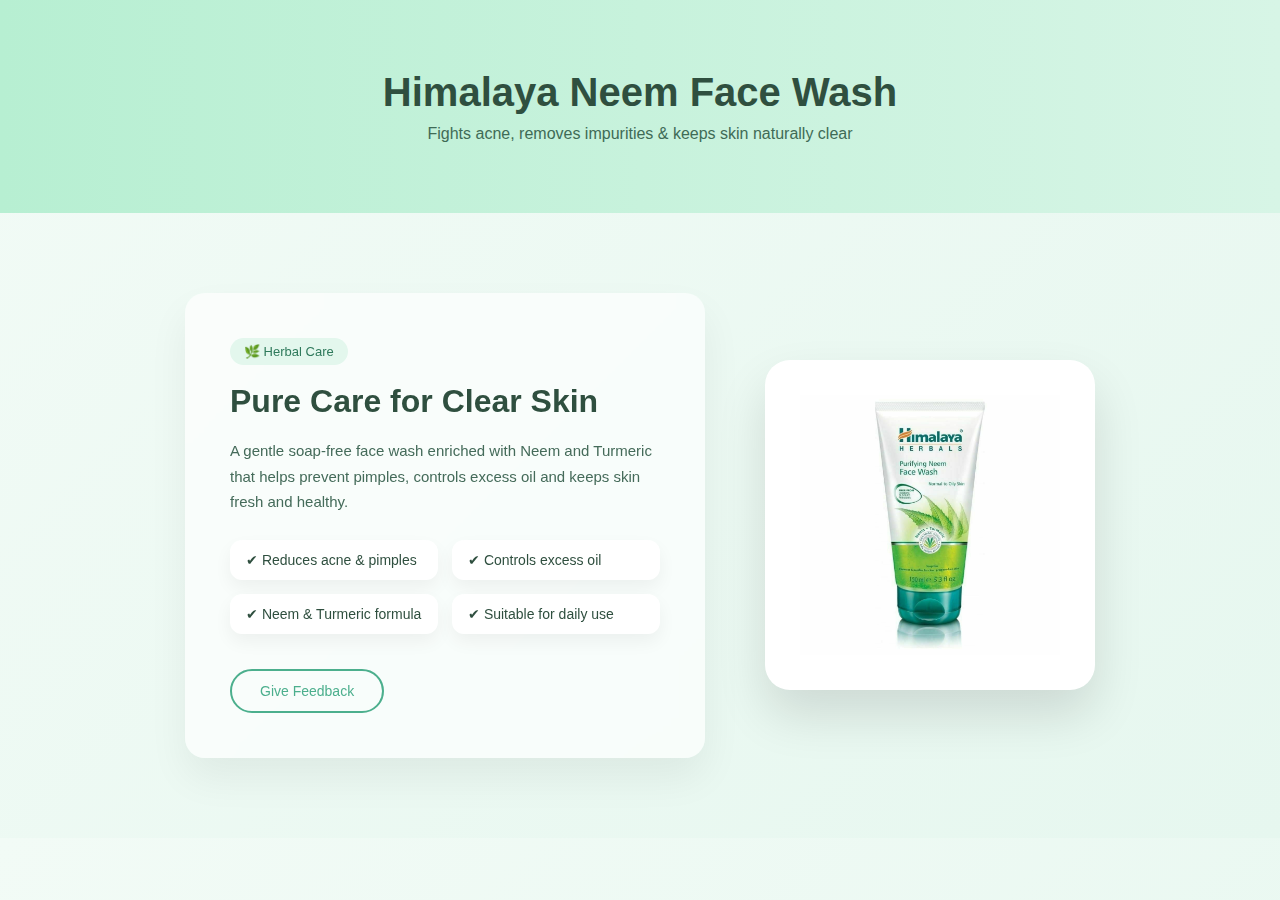
<file: index.html>
<!DOCTYPE html>
<html lang="en">
<head>
    <meta charset="UTF-8">
    <title>Himalaya Neem Face Wash</title>
    <link rel="stylesheet" href="style.css">
</head>
<body>

    <!-- HERO -->
    <header class="hero">
        <h1>Himalaya Neem Face Wash</h1>
        <p>Fights acne, removes impurities & keeps skin naturally clear</p>
    </header>

    <!-- MAIN SECTION -->
    <section class="product-section">

        <!-- LEFT CONTENT -->
        <div class="content-card">
            <span class="tag">🌿 Herbal Care</span>

            <h2>Pure Care for Clear Skin</h2>

            <p class="description">
                A gentle soap-free face wash enriched with Neem and Turmeric
                that helps prevent pimples, controls excess oil and keeps
                skin fresh and healthy.
            </p>

            <div class="points">
                <div class="point">✔ Reduces acne & pimples</div>

                <div class="point">✔ Controls excess oil</div>

                <div class="point">✔ Neem & Turmeric formula</div>
                
                <div class="point">✔ Suitable for daily use</div>
            </div>

            <div class="actions">
                
                <a href="feedback.html" class="btn secondary">Give Feedback</a>
        
            </div>
        </div>

        <!-- RIGHT IMAGE -->
        <div class="image-card">
            <img src="facewash.jpg" alt="Himalaya Neem Face Wash">
        </div>

    </section>

</body>
</html>
</file>
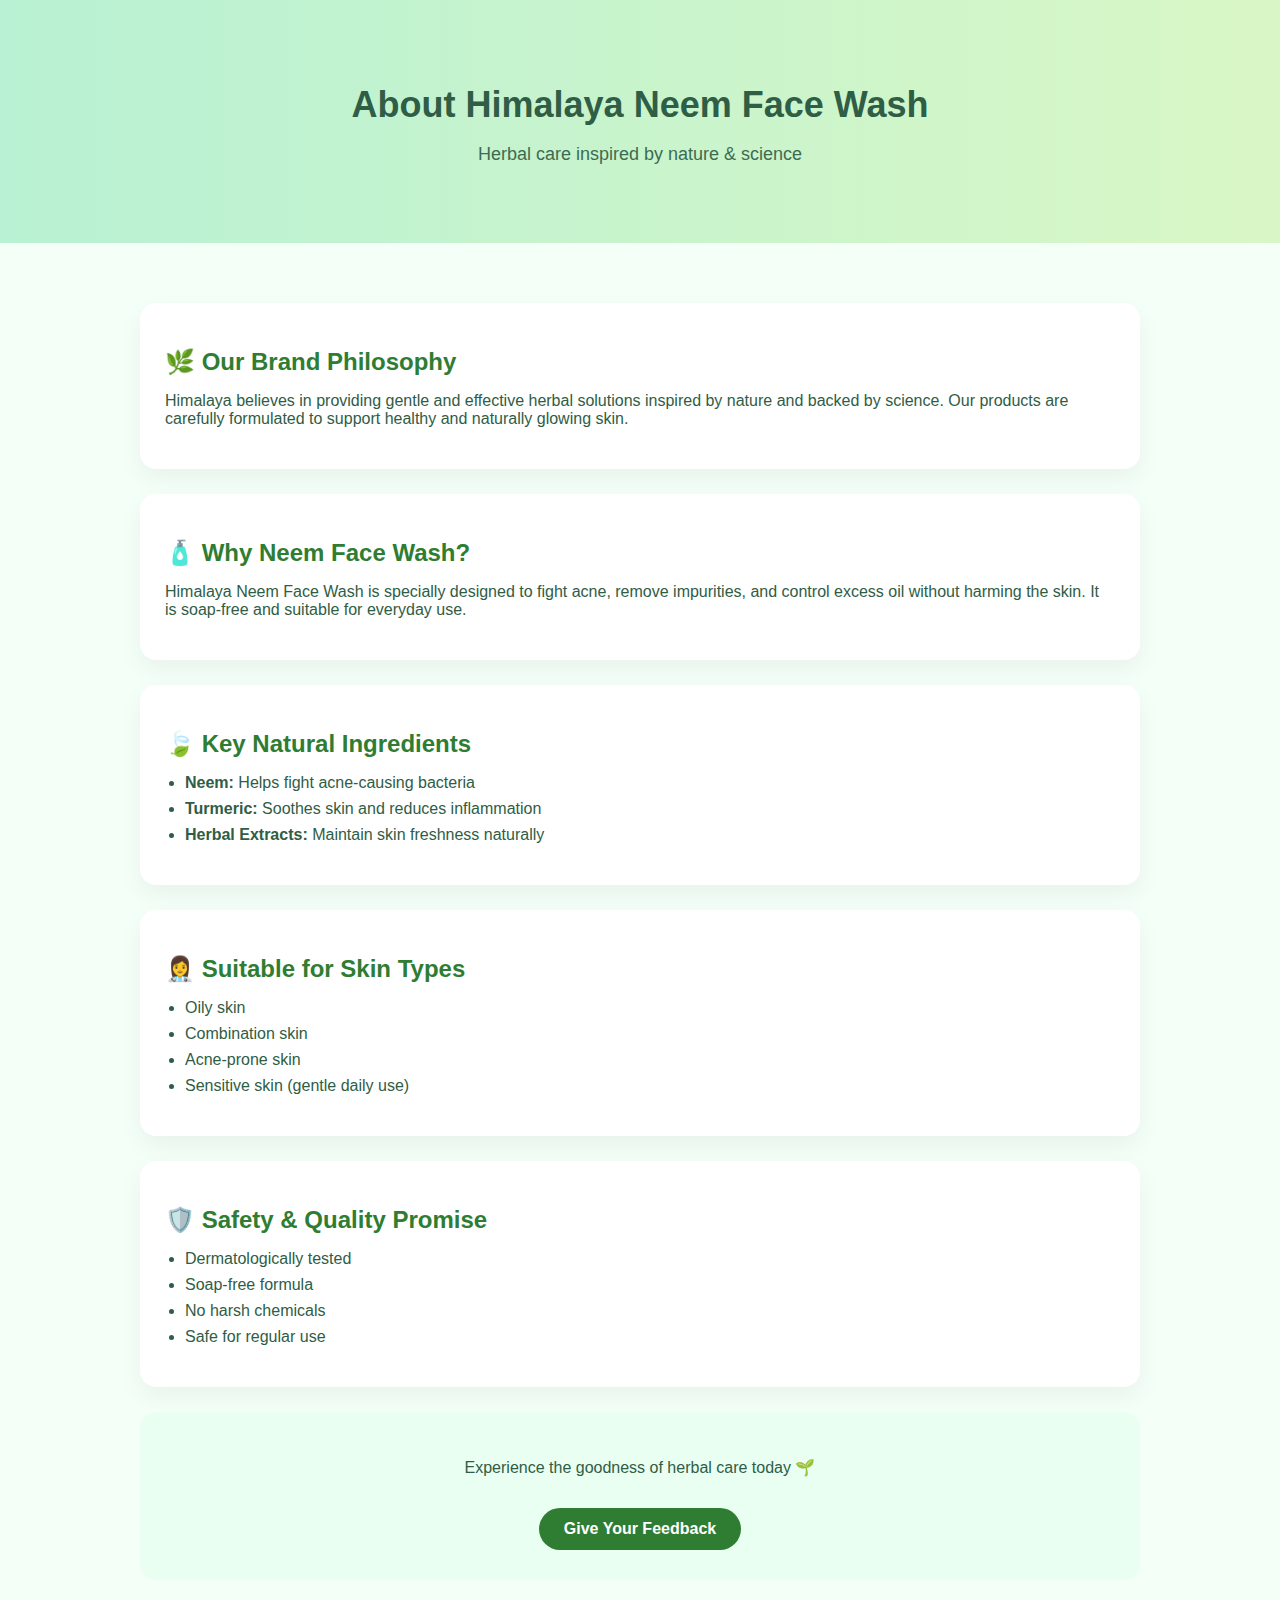
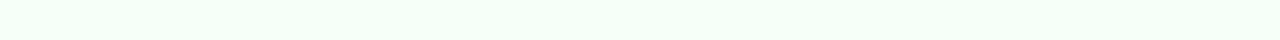
<file: about.html>
<!DOCTYPE html>
<html lang="en">
<head>
    <meta charset="UTF-8">
    <title>About Us | Himalaya Neem Face Wash</title>
    <link rel="stylesheet" href="about.css">
</head>
<body>

    <!-- HEADER / HERO SECTION -->
    <header class="about-hero">
        <h1>About Himalaya Neem Face Wash</h1>
        <p>Herbal care inspired by nature & science</p>
    </header>

    <!-- ABOUT CONTENT -->
    <section class="about-container">

        <!-- BRAND INTRO -->
        <div class="about-card">
            <h2>🌿 Our Brand Philosophy</h2>
            <p>
                Himalaya believes in providing gentle and effective herbal solutions
                inspired by nature and backed by science. Our products are carefully
                formulated to support healthy and naturally glowing skin.
            </p>
        </div>

        <!-- PRODUCT PURPOSE -->
        <div class="about-card">
            <h2>🧴 Why Neem Face Wash?</h2>
            <p>
                Himalaya Neem Face Wash is specially designed to fight acne,
                remove impurities, and control excess oil without harming the skin.
                It is soap-free and suitable for everyday use.
            </p>
        </div>

        <!-- INGREDIENTS -->
        <div class="about-card">
            <h2>🍃 Key Natural Ingredients</h2>
            <ul>
                <li><strong>Neem:</strong> Helps fight acne-causing bacteria</li>
                <li><strong>Turmeric:</strong> Soothes skin and reduces inflammation</li>
                <li><strong>Herbal Extracts:</strong> Maintain skin freshness naturally</li>
            </ul>
        </div>

        <!-- SKIN TYPES -->
        <div class="about-card">
            <h2>👩‍⚕️ Suitable for Skin Types</h2>
            <ul>
                <li>Oily skin</li>
                <li>Combination skin</li>
                <li>Acne-prone skin</li>
                <li>Sensitive skin (gentle daily use)</li>
            </ul>
        </div>

        <!-- SAFETY -->
        <div class="about-card">
            <h2>🛡️ Safety & Quality Promise</h2>
            <ul>
                <li>Dermatologically tested</li>
                <li>Soap-free formula</li>
                <li>No harsh chemicals</li>
                <li>Safe for regular use</li>
            </ul>
        </div>

        <!-- CTA -->
        <div class="about-cta">
            <p>Experience the goodness of herbal care today 🌱</p>
            <a href="feedback.html" class="cta-btn">Give Your Feedback</a>
        </div>

    </section>

</body>
</html>
</file>
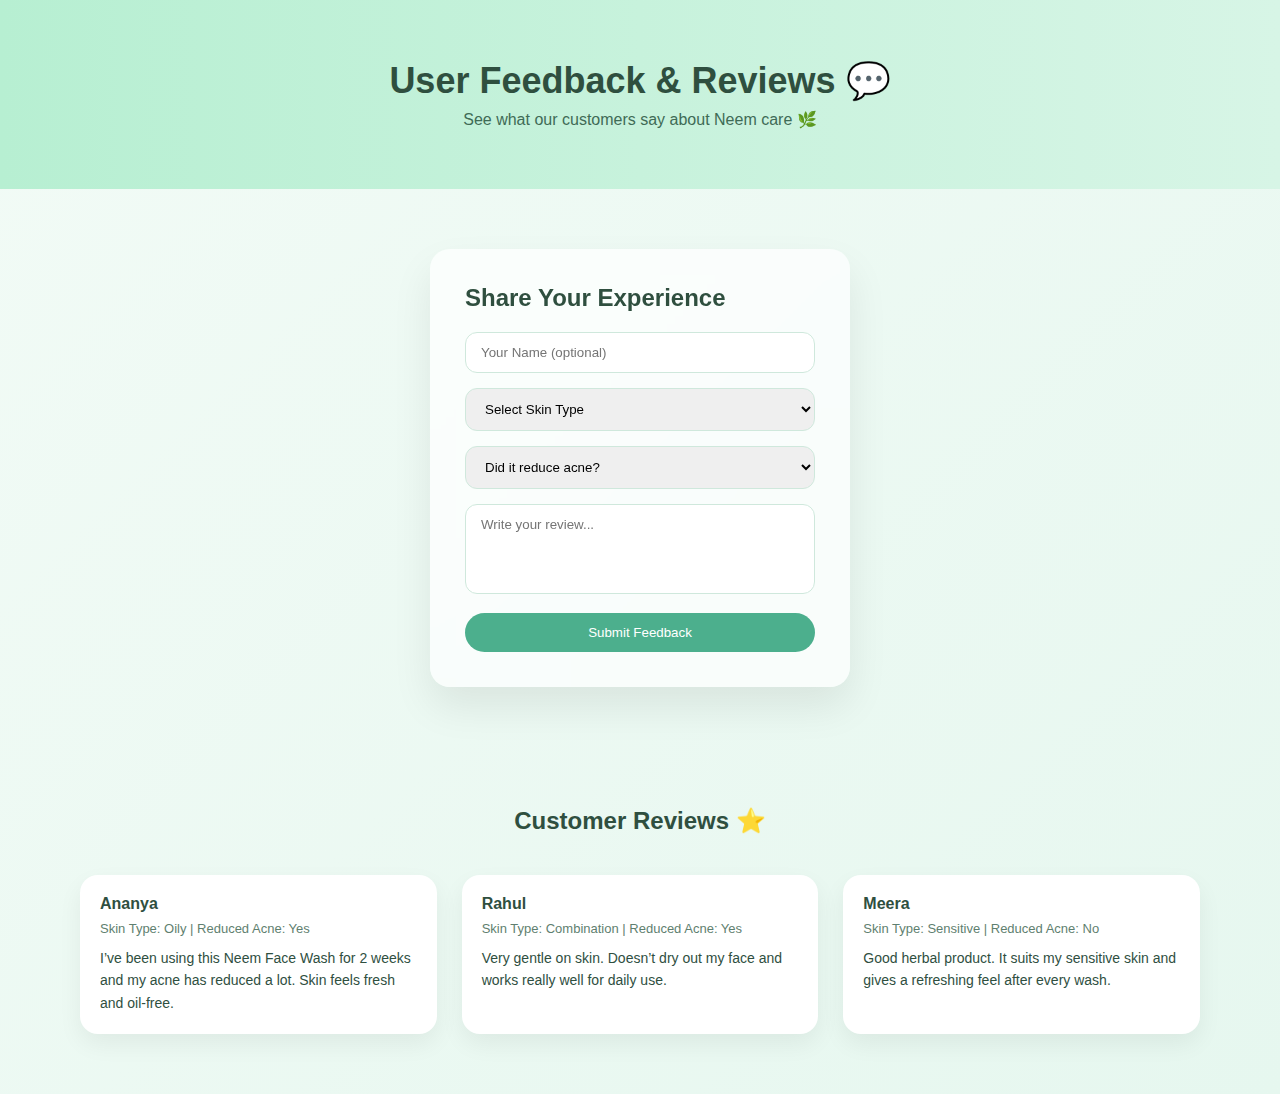
<file: feedback.html>
<!DOCTYPE html>
<html lang="en">
<head>
    <meta charset="UTF-8">
    <title>Feedback | Himalaya Neem Face Wash</title>
    <link rel="stylesheet" href="feedback.css">
</head>
<body>

    <!-- HEADER -->
    <header class="feedback-hero">
        <h1>User Feedback & Reviews 💬</h1>
        <p>See what our customers say about Neem care 🌿</p>
    </header>

    <!-- FEEDBACK FORM -->
    <section class="feedback-section">
        <div class="form-card">
            <h2>Share Your Experience</h2>

            <form id="feedbackForm">
                <input type="text" id="name" placeholder="Your Name (optional)">

                <select id="skinType">
                    <option value="">Select Skin Type</option>
                    <option>Oily</option>
                    <option>Dry</option>
                    <option>Combination</option>
                    <option>Sensitive</option>
                </select>

                <select id="acne">
                    <option value="">Did it reduce acne?</option>
                    <option>Yes</option>
                    <option>No</option>
                </select>

                <textarea id="review" placeholder="Write your review..."></textarea>

                <button type="submit">Submit Feedback</button>
            </form>
        </div>
    </section>

    <!-- CUSTOMER REVIEWS (BOTTOM TAB) -->
    <section class="reviews-section">
        <h2>Customer Reviews ⭐</h2>

        <div class="reviews-container" id="reviews">

            <!-- INBUILT REVIEW 1 -->
            <div class="review-card">
                <strong>Ananya</strong>
                <span>Skin Type: Oily | Reduced Acne: Yes</span>
                <p>
                    I’ve been using this Neem Face Wash for 2 weeks and my acne
                    has reduced a lot. Skin feels fresh and oil-free.
                </p>
            </div>

            <!-- INBUILT REVIEW 2 -->
            <div class="review-card">
                <strong>Rahul</strong>
                <span>Skin Type: Combination | Reduced Acne: Yes</span>
                <p>
                    Very gentle on skin. Doesn’t dry out my face and works
                    really well for daily use.
                </p>
            </div>

            <!-- INBUILT REVIEW 3 -->
            <div class="review-card">
                <strong>Meera</strong>
                <span>Skin Type: Sensitive | Reduced Acne: No</span>
                <p>
                    Good herbal product. It suits my sensitive skin and gives
                    a refreshing feel after every wash.
                </p>
            </div>

        </div>
    </section>

<script src="feedback.js"></script>
</body>
</html>
</file>
<file: style.css>
* {
    margin: 0;
    padding: 0;
    box-sizing: border-box;
    font-family: "Segoe UI", sans-serif;
}

/* BODY */
body {
    background: linear-gradient(135deg, #f2fbf6, #e6f7ef);
    color: #2f4f3f;
}

/* HERO */
.hero {
    text-align: center;
    padding: 70px 20px;
    background: linear-gradient(to right, #b7efd2, #d7f5e6);
}

.hero h1 {
    font-size: 40px;
    font-weight: 600;
}

.hero p {
    margin-top: 10px;
    font-size: 16px;
    color: #3f6b56;
}

/* MAIN SECTION */
.product-section {
    display: flex;
    gap: 60px;
    padding: 80px;
    align-items: center;
    justify-content: center;
}

/* LEFT CARD */
.content-card {
    background: rgba(255, 255, 255, 0.65);
    backdrop-filter: blur(10px);
    padding: 45px;
    border-radius: 20px;
    max-width: 520px;
    box-shadow: 0 20px 40px rgba(0,0,0,0.06);
}

.tag {
    background: #e3f7ed;
    color: #2f7a5c;
    padding: 6px 14px;
    border-radius: 20px;
    font-size: 13px;
    display: inline-block;
    margin-bottom: 18px;
}

.content-card h2 {
    font-size: 32px;
    margin-bottom: 18px;
}

.description {
    font-size: 15px;
    line-height: 1.7;
    margin-bottom: 25px;
    color: #456b5a;
}

/* POINTS */
.points {
    display: grid;
    grid-template-columns: repeat(2, 1fr);
    gap: 14px;
    margin-bottom: 35px;
}

.point {
    background: #ffffff;
    padding: 12px 16px;
    border-radius: 12px;
    font-size: 14px;
    box-shadow: 0 8px 18px rgba(0,0,0,0.05);
}

/* BUTTONS */
.actions {
    display: flex;
    gap: 16px;
}

.btn {
    text-decoration: none;
    padding: 12px 28px;
    border-radius: 30px;
    font-size: 14px;
    transition: 0.3s ease;
}

.primary {
    background: #4caf8d;
    color: white;
}

.primary:hover {
    background: #3e9f78;
}

.secondary {
    border: 2px solid #4caf8d;
    color: #4caf8d;
}

.secondary:hover {
    background: #4caf8d;
    color: white;
}

/* IMAGE CARD */
.image-card {
    background: white;
    padding: 35px;
    border-radius: 25px;
    box-shadow: 0 25px 50px rgba(0,0,0,0.12);
}

.image-card img {
    width: 260px;
    display: block;
}
</file>
<file: about.css>
/* GENERAL STYLES */
body {
    margin: 0;
    font-family: 'Segoe UI', sans-serif;
    background: #f4fff8;
    color: #2f5d45;
}

/* HERO SECTION */
.about-hero {
    background: linear-gradient(to right, #b8f1d3, #d9f7c6);
    text-align: center;
    padding: 60px 20px;
}

.about-hero h1 {
    font-size: 36px;
    margin-bottom: 10px;
}

.about-hero p {
    font-size: 18px;
    opacity: 0.9;
}

/* MAIN CONTAINER */
.about-container {
    max-width: 1000px;
    margin: 40px auto;
    padding: 20px;
}

/* CARDS */
.about-card {
    background: #ffffff;
    border-radius: 16px;
    padding: 25px;
    margin-bottom: 25px;
    box-shadow: 0 10px 25px rgba(0,0,0,0.05);
    transition: transform 0.3s ease;
}

.about-card:hover {
    transform: translateY(-5px);
}

.about-card h2 {
    color: #2e7d32;
    margin-bottom: 10px;
}

.about-card ul {
    padding-left: 20px;
}

.about-card li {
    margin-bottom: 8px;
}

/* CTA SECTION */
.about-cta {
    text-align: center;
    background: #e9fff1;
    padding: 30px;
    border-radius: 16px;
}

.cta-btn {
    display: inline-block;
    margin-top: 15px;
    padding: 12px 25px;
    background: #2e7d32;
    color: white;
    text-decoration: none;
    border-radius: 30px;
    font-weight: bold;
    transition: background 0.3s;
}

.cta-btn:hover {
    background: #256628;
}
</file>
<file: feedback.css>
* {
    margin: 0;
    padding: 0;
    box-sizing: border-box;
    font-family: "Segoe UI", sans-serif;
}

body {
    background: linear-gradient(135deg, #f2fbf6, #e6f7ef);
    color: #2f4f3f;
}

/* HEADER */
.feedback-hero {
    text-align: center;
    padding: 60px 20px;
    background: linear-gradient(to right, #b7efd2, #d7f5e6);
}

.feedback-hero h1 {
    font-size: 36px;
}

.feedback-hero p {
    margin-top: 8px;
    color: #3f6b56;
}

/* FEEDBACK FORM */
.feedback-section {
    display: flex;
    justify-content: center;
    padding: 60px;
}

.form-card {
    background: rgba(255,255,255,0.7);
    backdrop-filter: blur(10px);
    padding: 35px;
    border-radius: 20px;
    width: 420px;
    box-shadow: 0 20px 40px rgba(0,0,0,0.08);
}

.form-card h2 {
    margin-bottom: 20px;
}

form input,
form select,
form textarea {
    width: 100%;
    padding: 12px 15px;
    margin-bottom: 15px;
    border-radius: 12px;
    border: 1px solid #cfe8dc;
}

textarea {
    height: 90px;
    resize: none;
}

button {
    background: #4caf8d;
    color: white;
    border: none;
    padding: 12px;
    width: 100%;
    border-radius: 25px;
    cursor: pointer;
}

/* REVIEWS SECTION */
.reviews-section {
    padding: 60px 80px;
}

.reviews-section h2 {
    text-align: center;
    margin-bottom: 40px;
}

.reviews-container {
    display: grid;
    grid-template-columns: repeat(auto-fit, minmax(260px, 1fr));
    gap: 25px;
}

.review-card {
    background: white;
    padding: 20px;
    border-radius: 18px;
    box-shadow: 0 10px 25px rgba(0,0,0,0.06);
}

.review-card strong {
    display: block;
    margin-bottom: 6px;
}

.review-card span {
    font-size: 13px;
    color: #5f7f70;
}

.review-card p {
    margin-top: 10px;
    font-size: 14px;
    line-height: 1.6;
}
.back-home {
    display: inline-block;
    margin: 20px 40px;
    text-decoration: none;
    color: #4caf8d;
    font-weight: 500;
}
</file>
